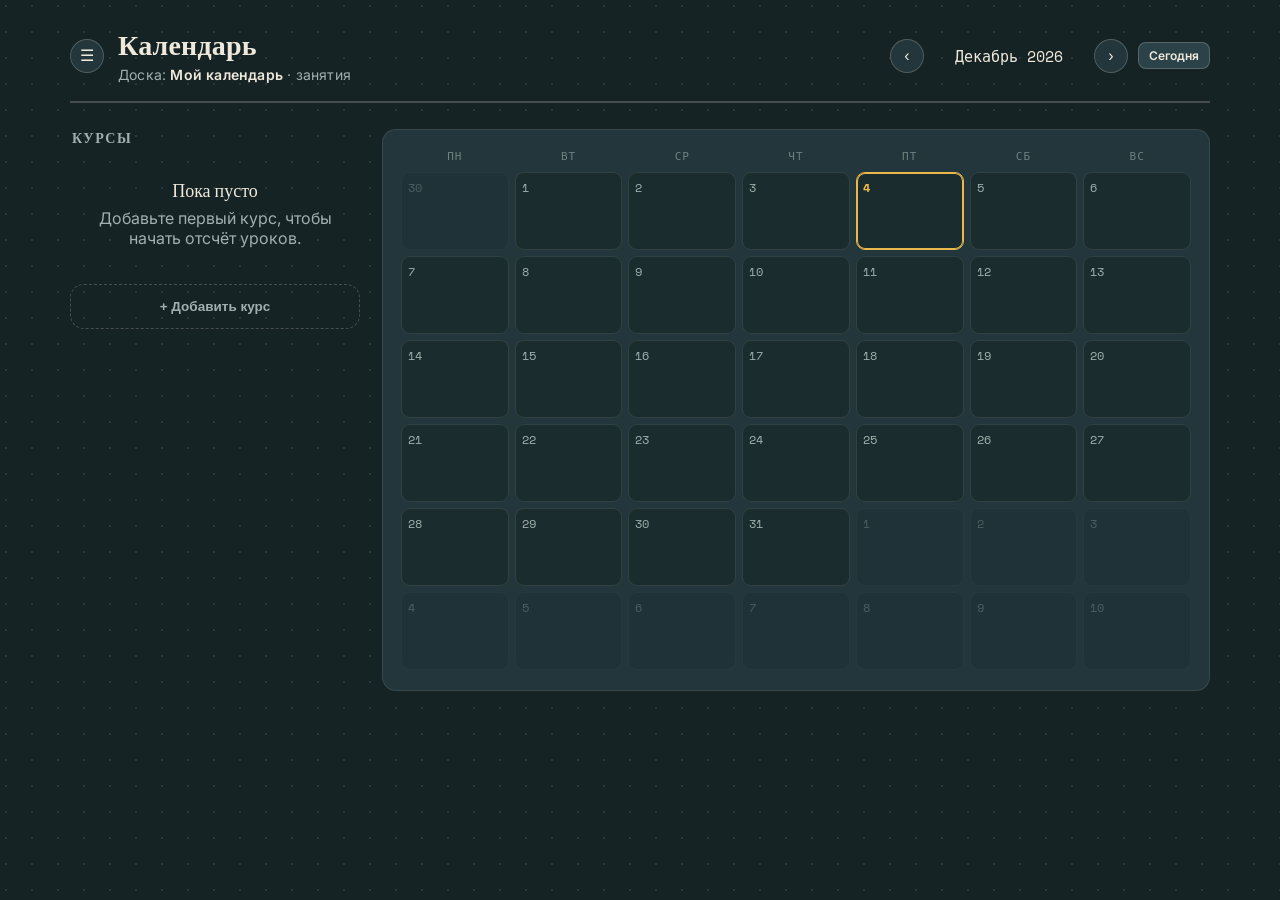
<file: index.html>
<!DOCTYPE html>
<html lang="ru">
<head>
<meta charset="UTF-8">
<meta name="viewport" content="width=device-width, initial-scale=1.0">
<title>Календарь занятий</title>
<link rel="preconnect" href="https://fonts.googleapis.com">
<link href="https://fonts.googleapis.com/css2?family=Fraunces:opsz,wght@9..144,400;9..144,600;9..144,700&family=Inter:wght@400;500;600;700&family=Space+Mono:wght@400;700&display=swap" rel="stylesheet">
<link rel="stylesheet" href="styles.css">
<script>
(function(){
  try{
    if(localStorage.getItem('lessoncal_theme')==='light'){
      document.documentElement.setAttribute('data-theme','light');
    }
  }catch(e){}
})();
</script>
</head>
<body>
<div id="app"></div>

<script src="./app.js"></script>
</body>
</html>
</file>
<file: styles.css>
:root{
    --bg: #162325;
    --bg-soft: #1b2c2f;
    --surface: #22363b;
    --surface-2: #2b4248;
    --surface-transperent: #22363b9a;
    --ink: #efe9dc;
    --ink-dim: #9fb0ad;
    --ink-faint: #6d827f;
    --line: rgba(239,233,220,0.10);
    --line-strong: rgba(239,233,220,0.22);
    --amber:#e8b84b; --rose:#e08a92; --sky:#7ca8d9; --sage:#7fc29a;
    --lilac:#c793d9; --clay:#e0925c; --aqua:#6fc8c0; --olive:#b7c77a;
    --danger:#e08a92;
    --radius: 14px;
  }
  :root[data-theme="light"]{
    --bg: #f3ede0;
    --bg-soft: #e9e0cd;
    --surface: #fbf8f1;
    --surface-2: #eee6d5;
    --surface-transperent: #fbf8f1cc;
    --ink: #26343a;
    --ink-dim: #5d6f6c;
    --ink-faint: #8a9794;
    --line: rgba(38,52,58,0.10);
    --line-strong: rgba(38,52,58,0.20);
  }
  :root[data-theme="light"] .btn:hover{background:#e2d7be;}
  *{box-sizing:border-box;}
  html,body{margin:0;padding:0;}
  body{
    background: var(--bg);
    background-image: radial-gradient(circle at 6px 6px, var(--line) 1px, transparent 1px);
    background-size: 26px 26px;
    background-attachment: fixed;
    color: var(--ink);
    font-family: 'Inter', sans-serif;
    min-height:100vh;
    -webkit-font-smoothing:antialiased;
  }
  .mono{font-family:'Space Mono', monospace;}
  .display{font-family:'Fraunces', serif;}
  #app{max-width:1180px;margin:0 auto;padding:28px 20px 60px;}

  header.top{
    display:flex; align-items:center; justify-content:space-between;
    gap:16px; flex-wrap:wrap; margin-bottom:26px;
    border-bottom:2px solid var(--line-strong); padding-bottom:18px;
  }
  .top-left{display:flex; align-items:center; gap:14px;}
  header.top h1{font-family:'Fraunces', serif; font-weight:700; font-size:28px; margin:0; letter-spacing:0.2px;}
  header.top h1 span{color: var(--ink-dim); font-weight:400; font-size:14px; display:block; font-family:'Inter',sans-serif; margin-top:4px;}
  header.top h1 span b{color:var(--ink); font-weight:600;}
  .month-nav{display:flex; align-items:center; gap:10px; flex-wrap:wrap; justify-content:flex-end;}
  .month-nav .label{font-family:'Space Mono',monospace; font-size:15px; min-width:150px; text-align:center;}
  .icon-btn{
    background:var(--surface); border:1px solid var(--line-strong); color:var(--ink);
    width:34px; height:34px; border-radius:50%; cursor:pointer; font-size:16px;
    display:flex; align-items:center; justify-content:center; transition:background .15s; flex:none;
  }
  .icon-btn:hover{background:var(--surface-2);}
  .icon-btn.tiny{width:24px; height:24px; font-size:11px;}
  .btn{
    background:var(--surface-2); border:1px solid var(--line-strong); color:var(--ink);
    padding:8px 14px; border-radius:8px; cursor:pointer; font-family:'Inter',sans-serif;
    font-size:13.5px; font-weight:600; transition:background .15s, transform .1s;
  }
  .btn:hover{background:#33494f;}
  .btn:active{transform:scale(0.97);}
  .btn.primary{background:var(--amber); color:#1c1204; border-color:var(--amber);}
  .btn.primary:hover{background:#f2c766;}
  .btn.danger{background:transparent; color:var(--danger); border-color:rgba(224,138,146,0.4);}
  .btn.danger:hover{background:rgba(224,138,146,0.12);}
  .btn.small{padding:5px 10px; font-size:12px;}
  .btn:disabled{opacity:0.4; cursor:not-allowed;}

  .layout{display:grid; grid-template-columns:290px 1fr; gap:22px; align-items:start;}
  @media (max-width:820px){ 
    .layout{grid-template-columns:1fr;}
    .top {
      z-index: 50;
      border: 2px solid var(--line-strong);
      border-radius: 10px;
      padding: 5px;
      background-color: var(--surface-transperent);
      padding-bottom: 7px !important;
    }
    .cal-cell {
      min-height: 74px !important;
    }

    #app {
      padding: 28px 20px 25px;
    }
    .cards{ max-height:400px; }
  }

  @media (max-width:685px){
    .cal-cell {
      min-height: 65px !important;
    }
  }

  @media (max-width:370px){
  .month-nav{
    flex-wrap:wrap;
    justify-content:center;
  }
  .month-nav .btn.small{
    order:10;
    width:100%;
    margin-top:8px;
  }
  }
  .sidebar h2{font-family:'Fraunces',serif; font-size:14px; text-transform:uppercase; letter-spacing:1.5px; color:var(--ink-dim); margin:0 0 12px 2px; font-weight:600;}
  .cards{display:flex; flex-direction:column; gap:14px; margin-bottom:16px; max-height:540px; overflow-y:auto; overflow-x:hidden; padding-right:6px; margin-right:-6px;}
  .punch-card{position:relative; background:var(--surface-transperent); border:1px solid var(--line); border-radius:var(--radius); padding:16px 16px 14px; box-shadow:0 8px 20px -12px rgba(0,0,0,0.5);}
  .punch-card .notch{position:absolute; top:52px; width:16px; height:16px; border-radius:50%; background:var(--bg); box-shadow: 0 0 0 1px var(--line);}
  .punch-card .notch.left{left:-9px;}
  .punch-card .notch.right{right:-9px;}
  .punch-card .perf{position:absolute; left:8px; right:8px; top:59px; border-top:1.5px dashed var(--line-strong);}
  .pc-head{display:flex; align-items:center; justify-content:space-between; gap:8px; padding-bottom:16px;}
  .pc-name{display:flex; align-items:center; gap:8px; font-weight:600; font-size:14.5px; min-width:0;}
  .pc-name .dot{width:10px; height:10px; border-radius:50%; flex:none;}
  .pc-name .txt{overflow:hidden; text-overflow:ellipsis; white-space:nowrap;}
  .pc-days{font-size:11px; color:var(--ink-faint); margin-top:14px;}
  .pc-body{padding-top:16px;}
  .dots{display:flex; flex-wrap:wrap; gap:5px; margin-bottom:10px;}
  .dots i{width:11px; height:11px; border-radius:50%; display:inline-block; border:1.5px solid var(--dotcolor); background:transparent;}
  .dots i.filled{background:var(--dotcolor);}
  .pc-stats{font-family:'Space Mono',monospace; font-size:12.5px; color:var(--ink-dim); line-height:1.7;}
  .pc-stats b{color:var(--ink); font-weight:700;}
  .pc-stats .warn{color:var(--rose);}
  .pc-total-edit{display:inline-flex; align-items:center; gap:6px;}
  .pc-total-edit input{width:48px; background:var(--surface-2); border:1px solid var(--line-strong); color:var(--ink); border-radius:6px; padding:3px 6px; font-family:'Space Mono',monospace; font-size:12.5px;}

  .add-card{width:100%; padding:14px; border-radius:var(--radius); border:1.5px dashed var(--line-strong); background:transparent; color:var(--ink-dim); cursor:pointer; font-size:13.5px; font-weight:600; display:flex; align-items:center; justify-content:center; gap:8px;}
  .add-card:hover{border-color:var(--amber); color:var(--amber); background:rgba(232,184,75,0.06);}

  .balance-widget{
    width:100%; text-align:left; padding:14px 16px; border-radius:var(--radius); border:1px solid var(--line);
    background:var(--surface); cursor:pointer; margin-bottom:14px; transition:border-color .15s, background .15s;
  }
  .balance-widget:hover{border-color:var(--amber); background:var(--surface-2);}
  .balance-widget-label{font-family:'Fraunces',serif; font-size:13px; color:var(--ink-dim); margin-bottom:4px;}
  .balance-widget-value{font-size:15px; font-weight:700; color:var(--ink); overflow:hidden; text-overflow:ellipsis; white-space:nowrap;}

  .cal-wrap{background:var(--surface); border:1px solid var(--line); border-radius:var(--radius); padding:18px 18px 20px;}
  .cal-dow{display:grid; grid-template-columns:repeat(7,1fr); gap:6px; margin-bottom:8px;}
  .cal-dow div{text-align:center; font-size:11px; color:var(--ink-faint); text-transform:uppercase; letter-spacing:1px; font-family:'Space Mono',monospace;}
  .cal-grid{display:grid; grid-template-columns:repeat(7,1fr); gap:6px;}
  .cal-cell{min-height:78px; background:var(--bg-soft); border:1px solid var(--line); border-radius:9px; padding:6px 6px 7px; cursor:pointer; transition:border-color .15s, background .15s; position:relative;}
  .cal-cell:hover{border-color:var(--line-strong);}
  .cal-cell.outside{opacity:0.32;}
  .cal-cell.today{border-color:var(--amber); box-shadow:0 0 0 1px var(--amber) inset;}
  .cal-cell .num{font-family:'Space Mono',monospace; font-size:12px; color:var(--ink-dim);}
  .cal-cell.today .num{color:var(--amber); font-weight:700;}
  .cal-markers{display:flex; flex-wrap:wrap; gap:3px; margin-top:6px;}
  .marker{width:8px; height:8px; border-radius:50%; background:var(--mc); flex:none;}
  .marker.outline{background:transparent; border:1.4px solid var(--mc);}
  .marker.cancelled{background:transparent; border:1.4px solid var(--ink-faint); position:relative;}
  .marker.cancelled::after{content:'';position:absolute; left:-2px; right:-2px; top:50%; height:1.4px; background:var(--ink-faint); transform:rotate(-45deg);}
  .marker.moved{box-shadow:0 0 0 1.5px var(--bg-soft), 0 0 0 3px var(--mc);}

  .cal-col{min-width:0;}
  .cal-wrap.compact .cal-cell{min-height:38px; padding:4px 4px 5px;}
  .cal-wrap.compact .cal-dow div{font-size:9px;}
  .cal-wrap.compact .num{font-size:10px;}

  .finance-wheel-wrap{display:flex; align-items:center; gap:26px; flex-wrap:wrap; background:var(--surface); border:1px solid var(--line); border-radius:var(--radius); padding:20px; margin-top:16px;}
  .wheel-outer{width:170px; height:170px; border-radius:50%; position:relative; flex:none;}
  .wheel-hole{position:absolute; inset:26px; background:var(--surface); border-radius:50%; display:flex; flex-direction:column; align-items:center; justify-content:center; text-align:center;}
  .wheel-total{font-family:'Space Mono',monospace; font-weight:700; font-size:15px;}
  .wheel-legend{display:flex; flex-direction:column; gap:9px; flex:1; min-width:180px;}
  .wheel-legend-item{display:flex; align-items:center; gap:8px; font-size:13px;}
  .wheel-legend-item .dot{width:10px; height:10px; border-radius:50%; flex:none;}
  .wheel-legend-item .pct{margin-left:auto; font-family:'Space Mono',monospace; color:var(--ink-dim); font-size:11.5px; white-space:nowrap;}

  .wheel-controls{display:flex; align-items:center; gap:10px; margin-top:16px; flex-wrap:wrap;}
  .wheel-controls label{font-size:12px; color:var(--ink-dim); font-weight:600;}
  .wheel-controls select{background:var(--surface-2); border:1px solid var(--line-strong); color:var(--ink); border-radius:8px; padding:7px 10px; font-family:'Inter',sans-serif; font-size:13px; cursor:pointer;}
  .wheel-rate-warning{margin-top:10px; padding:12px 14px; border:1px solid rgba(224,138,146,0.35); border-radius:10px; background:rgba(224,138,146,0.06); font-size:12px; color:var(--ink-dim);}
  .rate-row{display:flex; align-items:center; gap:8px; margin-top:8px;}
  .rate-row input{width:90px; background:var(--surface-2); border:1px solid var(--line-strong); color:var(--ink); border-radius:6px; padding:5px 8px; font-family:'Space Mono',monospace; font-size:12px;}

  .empty{padding:40px 10px; text-align:center; color:var(--ink-dim);}
  .empty .display{font-size:18px; color:var(--ink); margin-bottom:6px;}

  .overlay{position:fixed; inset:0; background:rgba(10,16,17,0.72); backdrop-filter:blur(2px); display:flex; align-items:center; justify-content:center; padding:20px; z-index:50;}
  .modal{background:var(--surface); border:1px solid var(--line-strong); border-radius:16px; width:100%; max-width:420px; padding:22px; max-height:86vh; overflow-y:auto; position:relative;}
  .modal.narrow{max-width:580px;}
  .modal h3{font-family:'Fraunces',serif; font-size:19px; margin:0 0 4px;}
  .modal .sub{font-size:12.5px; color:var(--ink-dim); margin-bottom:16px; font-family:'Space Mono',monospace; line-height:1.6;}
  .field{margin-bottom:14px;}
  .field label{display:block; font-size:12px; color:var(--ink-dim); margin-bottom:6px; font-weight:600; letter-spacing:.3px;}
  .field input[type=text], .field input[type=number], .field input[type=date], .field input[type=time], .field select{
    width:100%; background:var(--surface-2); border:1px solid var(--line-strong); color:var(--ink);
    border-radius:8px; padding:9px 10px; font-family:'Inter',sans-serif; font-size:14px;
  }
  .field select{ cursor:pointer; }
  .field textarea{
    width:100%; min-height:70px; background:var(--surface-2); border:1px solid var(--line-strong); color:var(--ink);
    border-radius:8px; padding:9px 10px; font-family:'Space Mono',monospace; font-size:11.5px; resize:vertical;
  }
  .field-row{display:flex; gap:6px;}
  .field-row input, .field-row select{flex:1;}
  .field-row .field{margin-bottom:0;}
  .day-toggles{display:flex; gap:6px; flex-wrap:wrap;}
  .day-toggle{width:38px; height:34px; border-radius:8px; border:1px solid var(--line-strong); background:var(--surface-2); color:var(--ink-dim); cursor:pointer; font-family:'Space Mono',monospace; font-size:12px;}
  .day-toggle.active{background:var(--amber); border-color:var(--amber); color:#1c1204; font-weight:700;}
  .toggle-row{display:flex; gap:8px; margin-bottom:10px;}
  .toggle-btn{flex:1; padding:9px 10px; border-radius:8px; border:1px solid var(--line-strong); background:var(--surface-2); color:var(--ink-dim); cursor:pointer; font-family:'Inter',sans-serif; font-size:12.5px; font-weight:600; transition:background .15s;}
  .toggle-btn.active{background:var(--amber); border-color:var(--amber); color:#1c1204;}
  .field-hint{font-size:11px; color:var(--ink-faint); margin-top:5px; line-height:1.5;}
  .dim{color:var(--ink-faint);}
  .color-picker{display:flex; gap:8px; flex-wrap:wrap;}
  .swatch{width:26px; height:26px; border-radius:50%; cursor:pointer; border:2px solid transparent;}
  .swatch.active{border-color:var(--ink);}
  .modal-actions{display:flex; justify-content:flex-end; gap:8px; margin-top:18px;}
  .modal .close-x{position:absolute; top:16px; right:18px; background:none; border:none; color:var(--ink-dim); font-size:18px; cursor:pointer;}

  .day-item{border:1px solid var(--line); border-radius:10px; padding:11px 12px; margin-bottom:9px;}
  .day-item-head{display:flex; align-items:center; gap:8px; margin-bottom:6px;}
  .day-item-head .dot{width:10px; height:10px; border-radius:50%;}
  .day-item-head .nm{font-weight:600; font-size:14px; flex:1;}
  .status{font-size:11.5px; font-family:'Space Mono',monospace; color:var(--ink-dim);}
  .status.ok{color:var(--sage);}
  .status.warn{color:var(--rose);}
  .day-item .row-actions{display:flex; gap:6px; margin-top:8px;}
  .resched-form{display:flex; gap:6px; margin-top:8px; align-items:center;}
  .resched-form input{background:var(--surface-2); border:1px solid var(--line-strong); color:var(--ink); border-radius:6px; padding:5px 7px; font-family:'Space Mono',monospace; font-size:12px;}

  .drawer-hr{border:none; border-top:1px solid var(--line-strong); margin:18px 0;}
  .board-list{display:flex; flex-direction:column; gap:3px; margin-bottom:6px;}
  .board-row{display:flex; align-items:center; justify-content:space-between; gap:8px; padding:8px 10px; border-radius:8px;}
  .board-row.active{background:var(--surface-2);}
  .board-row .board-name{background:none; border:none; color:var(--ink); font-size:14px; font-weight:600; cursor:pointer; text-align:left; padding:0; flex:1; font-family:'Inter',sans-serif; overflow:hidden; text-overflow:ellipsis; white-space:nowrap;}
  .board-row.active .board-name{color:var(--amber);}

  .import-banner{
    background:var(--surface); border:1px solid var(--amber); border-radius:12px;
    padding:14px 16px; margin-bottom:20px; display:flex; align-items:center; justify-content:space-between; gap:14px; flex-wrap:wrap;
  }
  .import-banner .txt{font-size:13.5px;}
  .import-banner .txt b{color:var(--amber);}
  .import-actions{display:flex; gap:8px;}

  .toast{position:fixed; bottom:20px; left:50%; transform:translateX(-50%); background:var(--surface-2); border:1px solid var(--line-strong); color:var(--ink); padding:10px 18px; border-radius:10px; font-size:13px; z-index:80; box-shadow:0 10px 24px -10px rgba(0,0,0,0.6); max-width:90vw; text-align:center;}
  .storage-warn{font-size:12px; color:var(--rose); margin-bottom:14px; font-family:'Space Mono',monospace;}
  ::-webkit-scrollbar{width:8px;}
  ::-webkit-scrollbar-thumb{background:var(--surface-2); border-radius:8px;}
</file>
